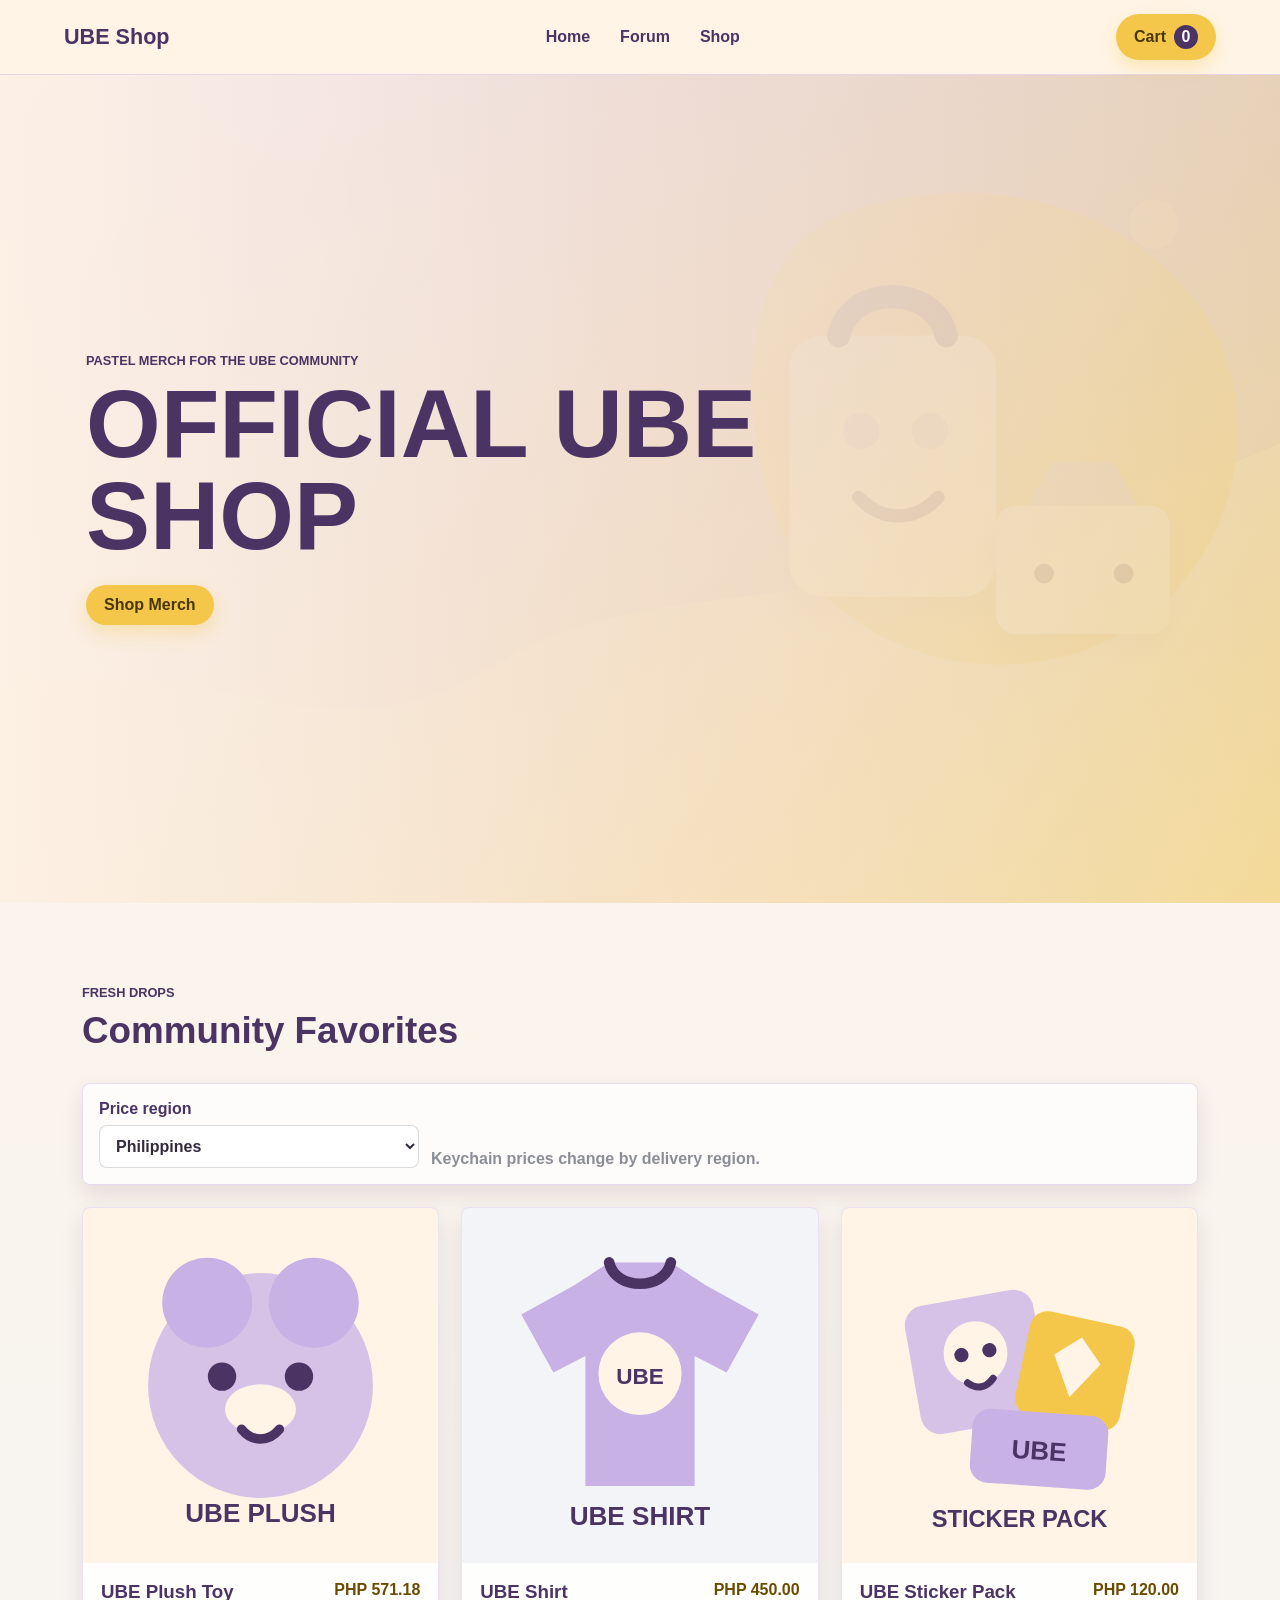
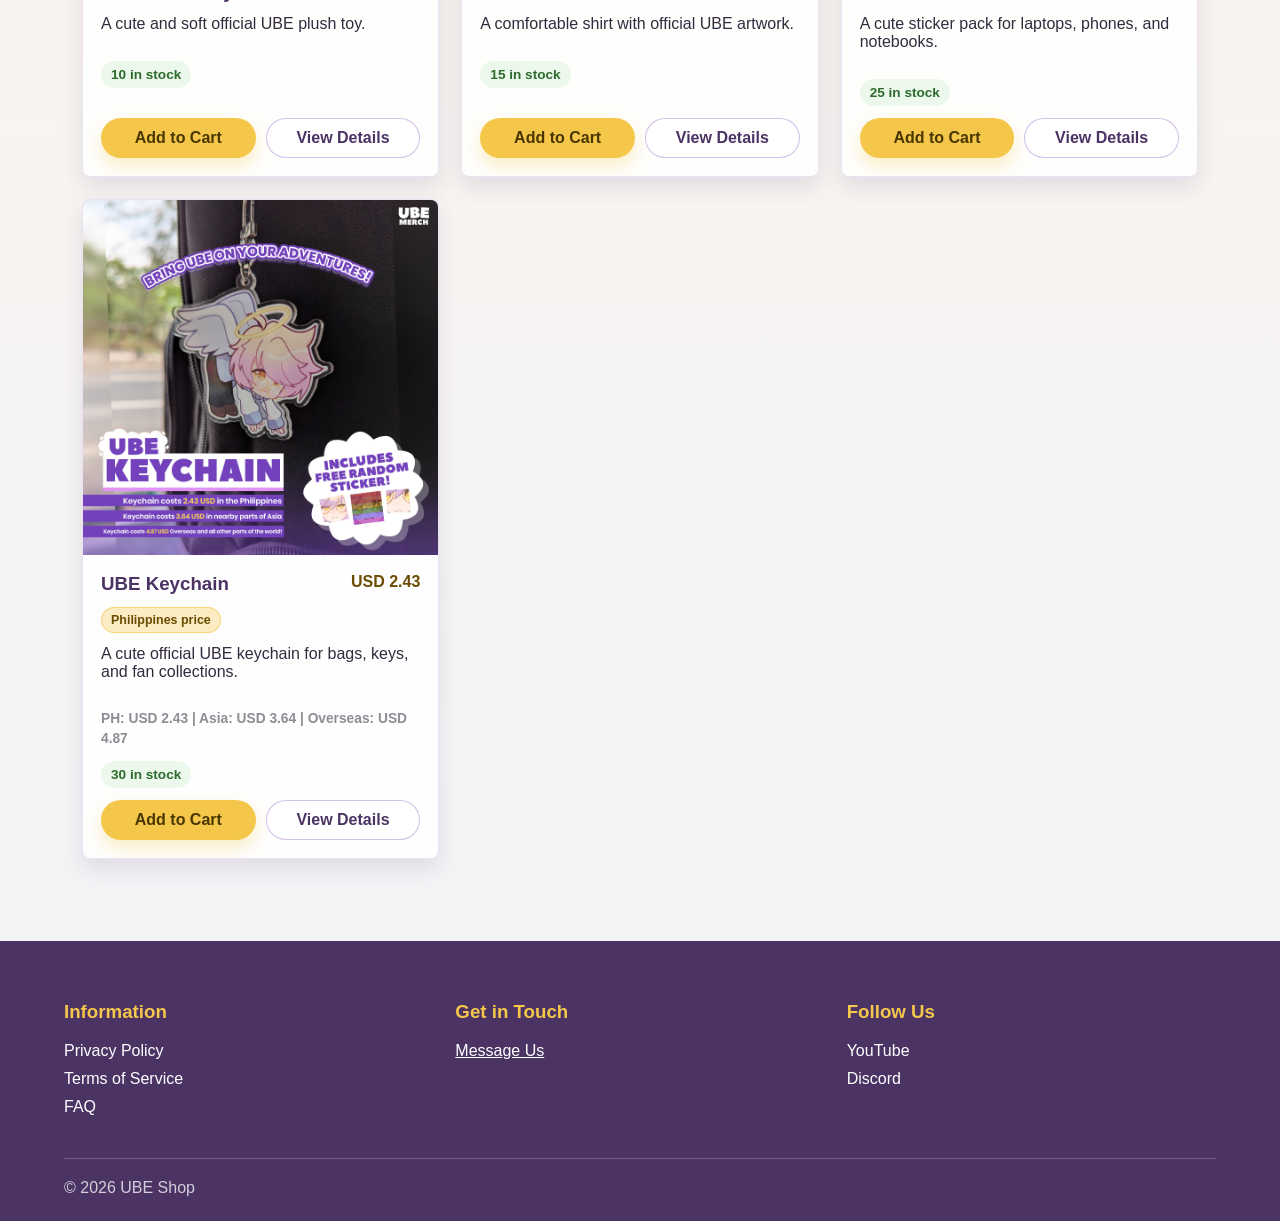
<file: index.html>
<!DOCTYPE html>
<html lang="en">
<head>
  <meta charset="UTF-8">
  <meta name="viewport" content="width=device-width, initial-scale=1.0">
  <title>UBE Shop | Official Merch</title>
  <link rel="stylesheet" href="style.css">
</head>
<body data-page="home">
  <header class="site-header">
    <a class="logo" href="index.html">UBE Shop</a>
    <nav class="main-nav" aria-label="Main navigation">
      <a href="index.html">Home</a>
      <a href="forum.html">Forum</a>
      <a href="#shop">Shop</a>
    </nav>
    <button class="cart-button" type="button" data-cart-open>
      Cart <span class="cart-count" data-cart-count>0</span>
    </button>
  </header>

  <main>
    <section class="hero-section">
      <div class="hero-art" aria-hidden="true"></div>
      <div class="hero-content">
        <p class="eyebrow">Pastel merch for the UBE community</p>
        <h1>OFFICIAL UBE SHOP</h1>
        <a class="primary-link" href="#shop">Shop Merch</a>
      </div>
    </section>

    <section class="section-block" id="shop">
      <div class="section-heading">
        <p class="eyebrow">Fresh Drops</p>
        <h2>Community Favorites</h2>
      </div>
      <div class="price-region-panel">
        <label>
          Price region
          <select data-price-region></select>
        </label>
        <p>Keychain prices change by delivery region.</p>
      </div>
      <div class="product-grid" data-product-list></div>
    </section>
  </main>

  <aside class="cart-drawer" data-cart-drawer aria-label="Shopping cart">
    <div class="cart-panel">
      <div class="cart-panel-header">
        <h2>Your Cart</h2>
        <button class="icon-button" type="button" data-cart-close aria-label="Close cart">x</button>
      </div>
      <div class="cart-items" data-cart-items></div>
      <div class="cart-summary">
        <label class="summary-region-label">
          Price region
          <select data-price-region></select>
        </label>
        <div class="summary-row">
          <span>Subtotal</span>
          <strong data-cart-subtotal>PHP 0.00</strong>
        </div>
        <a class="checkout-link" href="checkout.html">Checkout</a>
      </div>
      <div class="suggestions">
        <h3>YOU MIGHT ALSO LIKE</h3>
        <div data-cart-suggestions></div>
      </div>
    </div>
  </aside>

  <div class="modal-backdrop" data-product-modal hidden>
    <section class="product-modal" role="dialog" aria-modal="true" aria-labelledby="modal-product-name">
      <button class="icon-button modal-close" type="button" data-modal-close aria-label="Close details">x</button>
      <div data-modal-content></div>
    </section>
  </div>

  <footer class="site-footer">
    <div>
      <h3>Information</h3>
      <a href="#">Privacy Policy</a>
      <a href="#">Terms of Service</a>
      <a href="#">FAQ</a>
    </div>
    <div>
      <h3>Get in Touch</h3>
      <a class="underlined" href="mailto:your-email@example.com">Message Us</a>
    </div>
    <div>
      <h3>Follow Us</h3>
      <a href="https://www.youtube.com/" target="_blank" rel="noreferrer">YouTube</a>
      <a href="https://discord.com/" target="_blank" rel="noreferrer">Discord</a>
    </div>
    <p class="copyright">&copy; 2026 UBE Shop</p>
  </footer>

  <script src="script.js"></script>
</body>
</html>
</file>
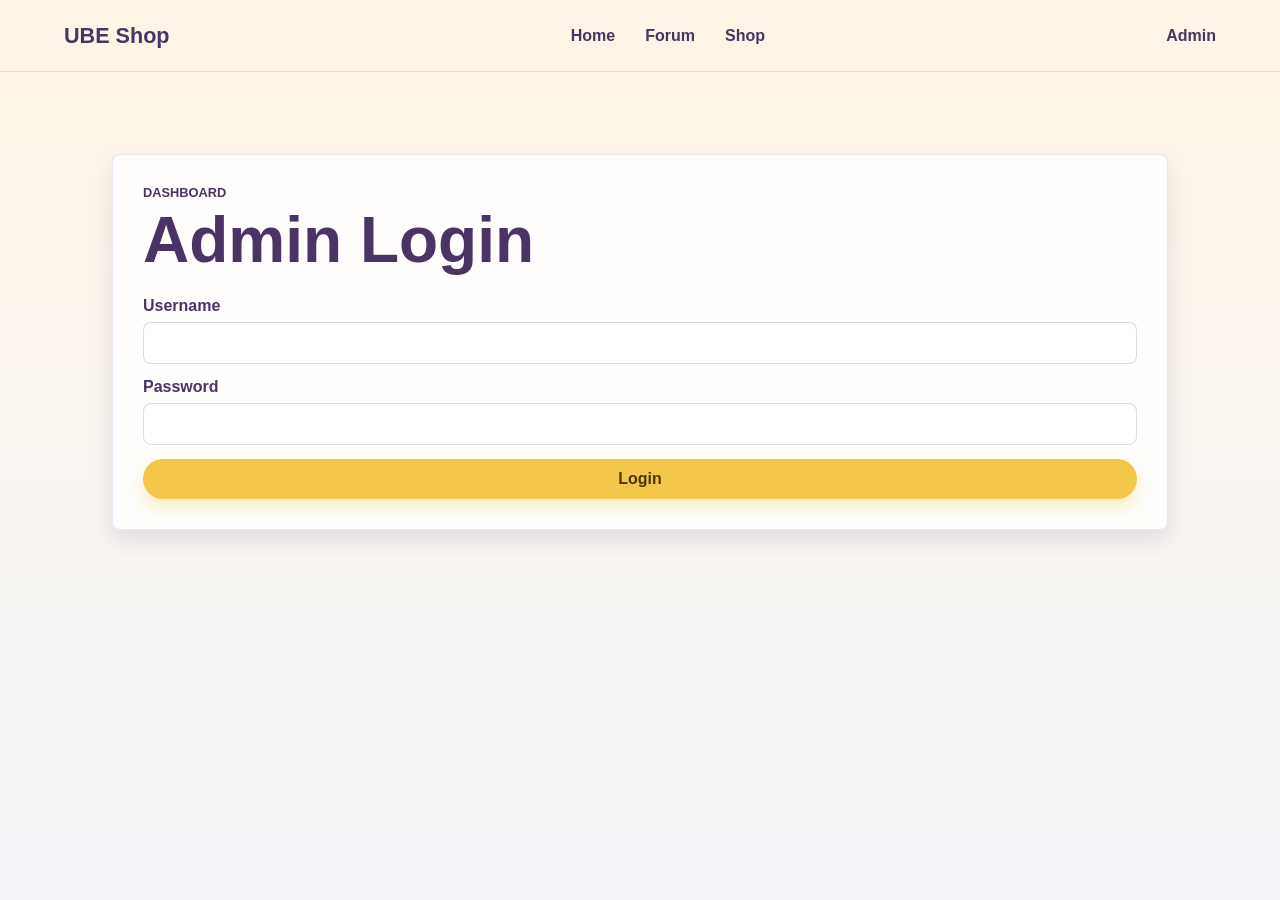
<file: admin.html>
<!DOCTYPE html>
<html lang="en">
<head>
  <meta charset="UTF-8">
  <meta name="viewport" content="width=device-width, initial-scale=1.0">
  <title>Admin | UBE Shop</title>
  <link rel="stylesheet" href="style.css">
</head>
<body data-page="admin">
  <header class="site-header">
    <a class="logo" href="index.html">UBE Shop</a>
    <nav class="main-nav" aria-label="Main navigation">
      <a href="index.html">Home</a>
      <a href="forum.html">Forum</a>
      <a href="index.html#shop">Shop</a>
    </nav>
    <a class="admin-link" href="admin.html">Admin</a>
  </header>

  <main class="page-shell admin-page">
    <section class="admin-login" data-admin-login-panel>
      <div class="section-heading compact-heading">
        <p class="eyebrow">Dashboard</p>
        <h1>Admin Login</h1>
      </div>
      <form data-admin-login-form>
        <label>
          Username
          <input type="text" name="username" autocomplete="username" required>
        </label>
        <label>
          Password
          <input type="password" name="password" autocomplete="current-password" required>
        </label>
        <button class="primary-button" type="submit">Login</button>
        <p class="notice warning" data-admin-login-message hidden></p>
      </form>
    </section>

    <section class="admin-dashboard" data-admin-dashboard hidden>
      <div class="forum-title-row">
        <div>
          <p class="eyebrow">Admin Dashboard</p>
          <h1>UBE Shop Control Room</h1>
        </div>
        <button class="secondary-button" type="button" data-admin-logout>Log out</button>
      </div>

      <div class="summary-cards" data-dashboard-summary></div>

      <section class="admin-section">
        <h2>Merchandise Management</h2>
        <form class="admin-form-grid" data-product-form>
          <input type="hidden" name="id">
          <label>
            Product name
            <input type="text" name="name" required>
          </label>
          <label>
            Product image URL or local path
            <input type="text" name="image" required>
          </label>
          <label>
            Price
            <input type="number" name="price" min="0" step="0.01" required>
          </label>
          <label>
            Currency
            <input type="text" name="currency" value="PHP" maxlength="3" required>
          </label>
          <label>
            Stock
            <input type="number" name="stock" min="0" step="1" required>
          </label>
          <label>
            Philippines price
            <input type="number" name="pricePhilippines" min="0" step="0.01">
          </label>
          <label>
            Nearby Asia price
            <input type="number" name="priceNearbyAsia" min="0" step="0.01">
          </label>
          <label>
            Overseas price
            <input type="number" name="priceOverseas" min="0" step="0.01">
          </label>
          <label class="wide-field">
            Description
            <textarea name="description" rows="3" required></textarea>
          </label>
          <p class="admin-help wide-field">Leave regional prices blank for normal fixed-price products. Fill all three for items like the UBE Keychain.</p>
          <div class="admin-form-actions">
            <button class="primary-button" type="submit">Save Merchandise</button>
            <button class="secondary-button" type="button" data-clear-product-form>Clear</button>
          </div>
        </form>
        <div class="admin-table-wrap">
          <table>
            <thead>
              <tr>
                <th>Product</th>
                <th>Price</th>
                <th>Stock</th>
                <th>Status</th>
                <th>Actions</th>
              </tr>
            </thead>
            <tbody data-admin-products></tbody>
          </table>
        </div>
      </section>

      <section class="admin-section">
        <div class="admin-section-heading">
          <h2>Order Management</h2>
          <input type="search" placeholder="Search name, email, or order ID" data-order-search>
        </div>
        <div class="admin-table-wrap">
          <table>
            <thead>
              <tr>
                <th>Order</th>
                <th>Customer</th>
                <th>Products</th>
                <th>Subtotal</th>
                <th>Status</th>
              </tr>
            </thead>
            <tbody data-admin-orders></tbody>
          </table>
        </div>
      </section>

      <section class="admin-section">
        <h2>Forum Management</h2>
        <div data-admin-forum-posts></div>
      </section>
    </section>
  </main>

  <script src="script.js"></script>
</body>
</html>
</file>
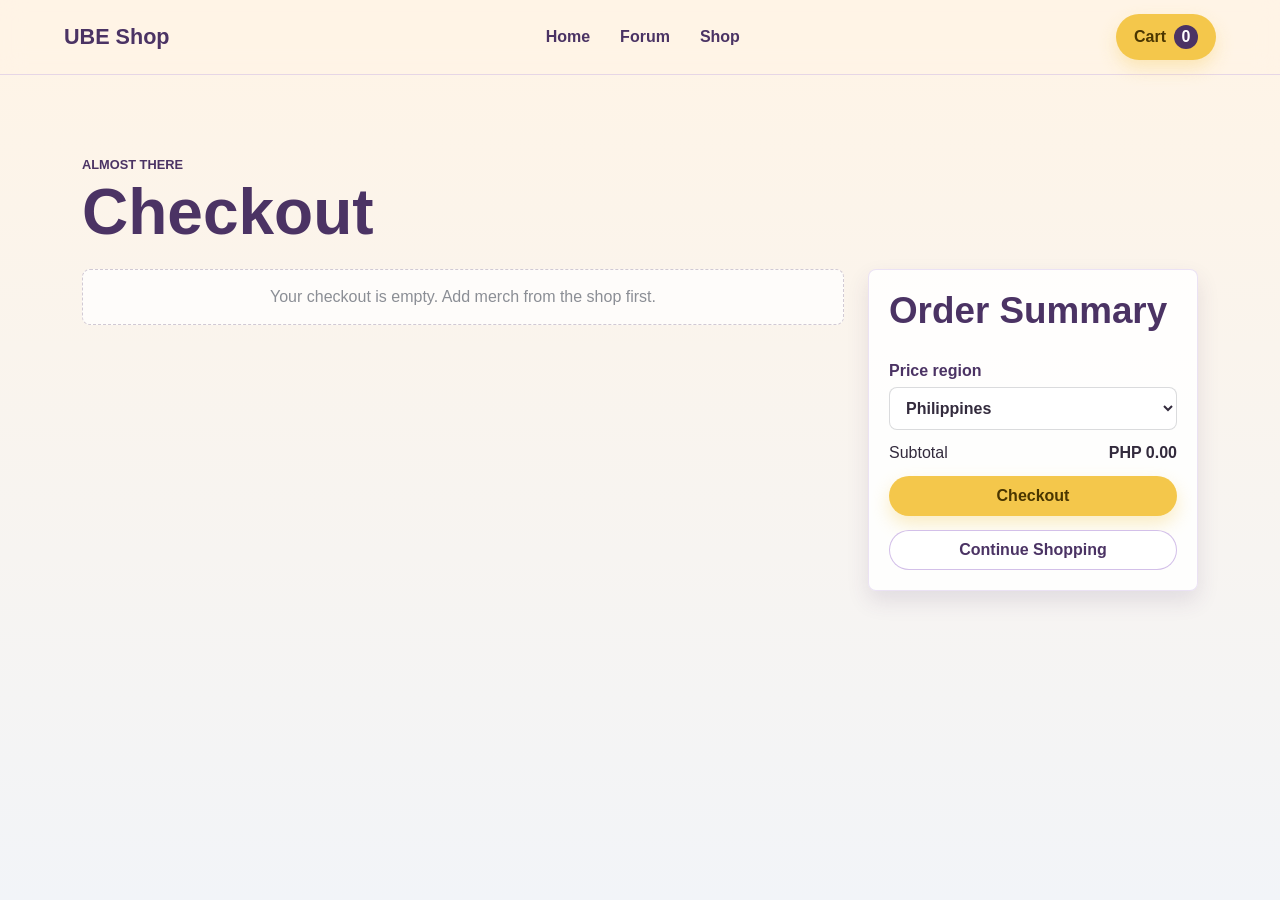
<file: checkout.html>
<!DOCTYPE html>
<html lang="en">
<head>
  <meta charset="UTF-8">
  <meta name="viewport" content="width=device-width, initial-scale=1.0">
  <title>Checkout | UBE Shop</title>
  <link rel="stylesheet" href="style.css">
</head>
<body data-page="checkout">
  <header class="site-header">
    <a class="logo" href="index.html">UBE Shop</a>
    <nav class="main-nav" aria-label="Main navigation">
      <a href="index.html">Home</a>
      <a href="forum.html">Forum</a>
      <a href="index.html#shop">Shop</a>
    </nav>
    <button class="cart-button" type="button" data-cart-open>
      Cart <span class="cart-count" data-cart-count>0</span>
    </button>
  </header>

  <main class="page-shell">
    <section class="section-heading compact-heading">
      <p class="eyebrow">Almost There</p>
      <h1>Checkout</h1>
    </section>

    <section class="checkout-layout">
      <div class="checkout-items" data-checkout-items></div>
      <aside class="checkout-summary">
        <h2>Order Summary</h2>
        <label class="summary-region-label">
          Price region
          <select data-price-region></select>
        </label>
        <div class="summary-row">
          <span>Subtotal</span>
          <strong data-checkout-subtotal>PHP 0.00</strong>
        </div>
        <button class="primary-button" type="button" data-show-order-form>Checkout</button>
        <a class="secondary-link" href="index.html#shop">Continue Shopping</a>
      </aside>
    </section>

    <section class="order-form-panel" data-order-panel hidden>
      <h2>Delivery Details</h2>
      <form data-order-form>
        <label>
          Full name
          <input type="text" name="name" required>
        </label>
        <label>
          Phone number
          <input type="tel" name="phone" required>
        </label>
        <label>
          Email address
          <input type="email" name="email" required>
        </label>
        <label>
          Delivery address
          <textarea name="address" rows="3" required></textarea>
        </label>
        <label>
          Delivery price region
          <select name="deliveryRegion" data-price-region></select>
        </label>
        <label>
          Optional message or notes
          <textarea name="notes" rows="3"></textarea>
        </label>
        <button class="primary-button" type="submit">Place Order</button>
      </form>
      <p class="notice success" data-order-message hidden></p>
    </section>
  </main>

  <aside class="cart-drawer" data-cart-drawer aria-label="Shopping cart">
    <div class="cart-panel">
      <div class="cart-panel-header">
        <h2>Your Cart</h2>
        <button class="icon-button" type="button" data-cart-close aria-label="Close cart">x</button>
      </div>
      <div class="cart-items" data-cart-items></div>
      <div class="cart-summary">
        <label class="summary-region-label">
          Price region
          <select data-price-region></select>
        </label>
        <div class="summary-row">
          <span>Subtotal</span>
          <strong data-cart-subtotal>PHP 0.00</strong>
        </div>
        <a class="checkout-link" href="checkout.html">Checkout</a>
      </div>
      <div class="suggestions">
        <h3>YOU MIGHT ALSO LIKE</h3>
        <div data-cart-suggestions></div>
      </div>
    </div>
  </aside>

  <script src="script.js"></script>
</body>
</html>
</file>
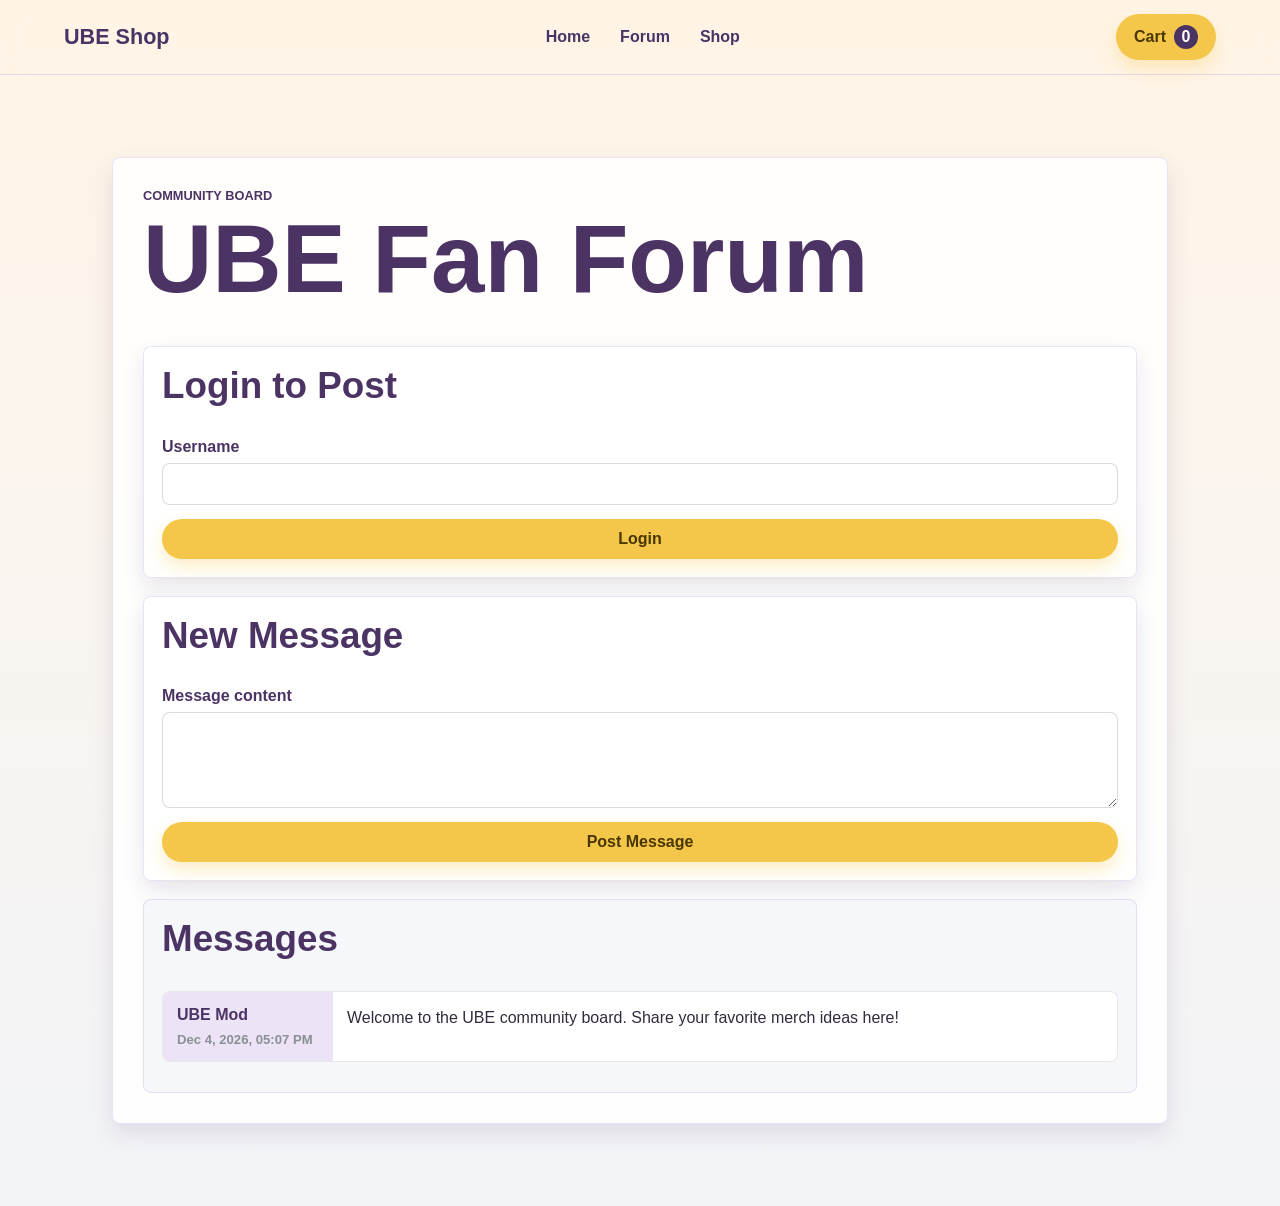
<file: forum.html>
<!DOCTYPE html>
<html lang="en">
<head>
  <meta charset="UTF-8">
  <meta name="viewport" content="width=device-width, initial-scale=1.0">
  <title>Forum | UBE Shop</title>
  <link rel="stylesheet" href="style.css">
</head>
<body data-page="forum">
  <header class="site-header">
    <a class="logo" href="index.html">UBE Shop</a>
    <nav class="main-nav" aria-label="Main navigation">
      <a href="index.html">Home</a>
      <a href="forum.html">Forum</a>
      <a href="index.html#shop">Shop</a>
    </nav>
    <button class="cart-button" type="button" data-cart-open>
      Cart <span class="cart-count" data-cart-count>0</span>
    </button>
  </header>

  <main class="page-shell forum-page">
    <section class="forum-board">
      <div class="forum-title-row">
        <div>
          <p class="eyebrow">Community Board</p>
          <h1>UBE Fan Forum</h1>
        </div>
        <button class="secondary-button" type="button" data-logout-button hidden>Log out</button>
      </div>

      <section class="login-panel" data-login-panel>
        <h2>Login to Post</h2>
        <form data-login-form>
          <label>
            Username
            <input type="text" name="username" required>
          </label>
          <button class="primary-button" type="submit">Login</button>
        </form>
      </section>

      <section class="message-form-panel">
        <h2>New Message</h2>
        <p class="notice" data-forum-login-notice hidden>Please log in to post a message.</p>
        <form data-post-form>
          <label>
            Message content
            <textarea name="message" rows="4" required></textarea>
          </label>
          <button class="primary-button" type="submit">Post Message</button>
        </form>
      </section>

      <section class="forum-messages">
        <h2>Messages</h2>
        <div data-forum-posts></div>
      </section>
    </section>
  </main>

  <aside class="cart-drawer" data-cart-drawer aria-label="Shopping cart">
    <div class="cart-panel">
      <div class="cart-panel-header">
        <h2>Your Cart</h2>
        <button class="icon-button" type="button" data-cart-close aria-label="Close cart">x</button>
      </div>
      <div class="cart-items" data-cart-items></div>
      <div class="cart-summary">
        <label class="summary-region-label">
          Price region
          <select data-price-region></select>
        </label>
        <div class="summary-row">
          <span>Subtotal</span>
          <strong data-cart-subtotal>PHP 0.00</strong>
        </div>
        <a class="checkout-link" href="checkout.html">Checkout</a>
      </div>
      <div class="suggestions">
        <h3>YOU MIGHT ALSO LIKE</h3>
        <div data-cart-suggestions></div>
      </div>
    </div>
  </aside>

  <script src="script.js"></script>
</body>
</html>
</file>
<file: style.css>
:root {
  --soft-lavender: #C8B1E4;
  --pastel-purple: #D6C2E6;
  --warm-cream: #FFF4E6;
  --gold: #F4C74B;
  --off-white: #F2F4F8;
  --steel: #8B8E95;
  --deep-purple: #4B3364;
  --ink: #332B3D;
  --white: #FFFFFF;
  --shadow: 0 16px 42px rgba(75, 51, 100, 0.16);
  --soft-shadow: 0 10px 22px rgba(75, 51, 100, 0.12);
}

* {
  box-sizing: border-box;
}

html {
  scroll-behavior: smooth;
}

body {
  margin: 0;
  font-family: Arial, Helvetica, sans-serif;
  color: var(--ink);
  background: linear-gradient(180deg, var(--warm-cream) 0%, var(--off-white) 100%);
  min-height: 100vh;
}

body.drawer-open {
  overflow: hidden;
}

a {
  color: inherit;
  text-decoration: none;
}

button,
input,
textarea,
select {
  font: inherit;
}

img {
  display: block;
  max-width: 100%;
}

[hidden] {
  display: none !important;
}

.site-header {
  align-items: center;
  background: rgba(255, 244, 230, 0.92);
  border-bottom: 1px solid rgba(200, 177, 228, 0.45);
  display: flex;
  gap: 18px;
  justify-content: space-between;
  min-height: 72px;
  padding: 14px clamp(16px, 5vw, 72px);
  position: sticky;
  top: 0;
  z-index: 20;
  backdrop-filter: blur(12px);
}

.logo {
  color: var(--deep-purple);
  font-size: 1.35rem;
  font-weight: 800;
  white-space: nowrap;
}

.main-nav {
  align-items: center;
  display: flex;
  gap: clamp(12px, 3vw, 30px);
  justify-content: center;
}

.main-nav a,
.admin-link {
  color: var(--deep-purple);
  font-weight: 700;
}

.main-nav a:hover,
.admin-link:hover,
.site-footer a:hover {
  color: #6F4E93;
}

.cart-button,
.primary-button,
.secondary-button,
.checkout-link,
.primary-link,
.secondary-link,
.mini-button,
.danger-button,
.icon-button {
  border: 0;
  cursor: pointer;
  font-weight: 800;
  transition: transform 160ms ease, box-shadow 160ms ease, background 160ms ease;
}

.cart-button,
.primary-button,
.checkout-link,
.primary-link {
  background: var(--gold);
  border-radius: 999px;
  box-shadow: 0 8px 18px rgba(244, 199, 75, 0.32);
  color: #4A3600;
  display: inline-flex;
  justify-content: center;
  padding: 11px 18px;
}

.cart-button {
  align-items: center;
  gap: 8px;
}

.cart-count {
  align-items: center;
  background: var(--deep-purple);
  border-radius: 999px;
  color: var(--white);
  display: inline-flex;
  height: 24px;
  justify-content: center;
  min-width: 24px;
  padding: 0 7px;
}

.secondary-button,
.secondary-link,
.mini-button {
  background: var(--white);
  border: 1px solid rgba(200, 177, 228, 0.8);
  border-radius: 999px;
  color: var(--deep-purple);
  display: inline-flex;
  justify-content: center;
  padding: 10px 16px;
}

.danger-button {
  background: #FFE5E5;
  border-radius: 999px;
  color: #8C1D1D;
  padding: 9px 14px;
}

.icon-button {
  align-items: center;
  background: var(--pastel-purple);
  border-radius: 50%;
  color: var(--deep-purple);
  display: inline-flex;
  height: 36px;
  justify-content: center;
  width: 36px;
}

button:hover,
.checkout-link:hover,
.primary-link:hover,
.secondary-link:hover {
  transform: translateY(-1px);
}

button:disabled {
  cursor: not-allowed;
  opacity: 0.55;
  transform: none;
}

.hero-section {
  align-items: center;
  display: grid;
  grid-template-columns: minmax(0, 1fr);
  min-height: calc(100vh - 72px);
  overflow: hidden;
  padding: clamp(32px, 7vw, 86px);
  position: relative;
}

.hero-section::after {
  background: linear-gradient(90deg, rgba(255, 244, 230, 0.94), rgba(255, 244, 230, 0.6), rgba(242, 244, 248, 0.34));
  content: "";
  inset: 0;
  position: absolute;
}

.hero-art {
  background:
    linear-gradient(135deg, rgba(200, 177, 228, 0.92), rgba(244, 199, 75, 0.82)),
    url("assets/images/design/ube-hero.svg");
  background-position: center;
  background-size: cover;
  inset: 0;
  position: absolute;
}

.hero-content {
  max-width: 760px;
  position: relative;
  z-index: 1;
}

.eyebrow {
  color: var(--deep-purple);
  font-size: 0.8rem;
  font-weight: 900;
  letter-spacing: 0;
  margin: 0 0 10px;
  text-transform: uppercase;
}

h1,
h2,
h3,
p {
  margin-top: 0;
}

h1 {
  color: var(--deep-purple);
  font-size: clamp(2.4rem, 9vw, 6rem);
  line-height: 0.95;
  margin-bottom: 24px;
}

h2 {
  color: var(--deep-purple);
  font-size: clamp(1.5rem, 4vw, 2.3rem);
}

.section-block,
.page-shell {
  margin: 0 auto;
  max-width: 1180px;
  padding: clamp(42px, 7vw, 82px) clamp(16px, 4vw, 32px);
}

.section-heading {
  margin-bottom: 26px;
}

.price-region-panel {
  align-items: end;
  background: rgba(255, 255, 255, 0.74);
  border: 1px solid rgba(200, 177, 228, 0.45);
  border-radius: 8px;
  box-shadow: var(--soft-shadow);
  display: grid;
  gap: 12px;
  grid-template-columns: minmax(220px, 320px) 1fr;
  margin-bottom: 22px;
  padding: 16px;
}

.price-region-panel p {
  color: var(--steel);
  font-weight: 700;
  margin: 0;
}

.compact-heading h1 {
  font-size: clamp(2rem, 7vw, 4rem);
}

.product-grid {
  display: grid;
  gap: 22px;
  grid-template-columns: repeat(3, minmax(0, 1fr));
}

.product-card,
.checkout-card,
.order-form-panel,
.checkout-summary,
.login-panel,
.message-form-panel,
.forum-board,
.admin-login,
.admin-section {
  background: rgba(255, 255, 255, 0.86);
  border: 1px solid rgba(200, 177, 228, 0.36);
  border-radius: 8px;
  box-shadow: var(--soft-shadow);
}

.product-card {
  display: flex;
  flex-direction: column;
  overflow: hidden;
}

.product-card img {
  aspect-ratio: 1 / 1;
  background: var(--pastel-purple);
  object-fit: cover;
  width: 100%;
}

.product-card-body {
  display: flex;
  flex: 1;
  flex-direction: column;
  gap: 12px;
  padding: 18px;
}

.product-title-row {
  align-items: flex-start;
  display: flex;
  gap: 12px;
  justify-content: space-between;
}

.product-card h3,
.product-modal h2 {
  color: var(--deep-purple);
  margin-bottom: 0;
}

.product-card p,
.cart-item h3,
.suggestion-item h4,
.checkout-card h3,
.forum-post-content,
td {
  overflow-wrap: anywhere;
}

.price {
  color: #6B4B00;
  font-weight: 900;
  white-space: nowrap;
}

.price-note {
  color: var(--steel);
  font-size: 0.86rem;
  font-weight: 800;
  line-height: 1.45;
  margin: 0;
}

.region-badge {
  align-self: flex-start;
  background: rgba(244, 199, 75, 0.32);
  border: 1px solid rgba(244, 199, 75, 0.64);
  border-radius: 999px;
  color: #6B4B00;
  display: inline-flex;
  font-size: 0.78rem;
  font-weight: 900;
  padding: 5px 9px;
}

.stock-pill {
  align-self: flex-start;
  background: #EDF8EC;
  border-radius: 999px;
  color: #2C6B2D;
  font-size: 0.85rem;
  font-weight: 800;
  padding: 6px 10px;
}

.stock-pill.sold-out {
  background: #F9DADB;
  color: #8C1D1D;
}

.product-actions {
  display: grid;
  gap: 10px;
  grid-template-columns: 1fr 1fr;
  margin-top: auto;
}

.cart-drawer {
  background: rgba(51, 43, 61, 0.38);
  inset: 0;
  opacity: 0;
  pointer-events: none;
  position: fixed;
  transition: opacity 220ms ease;
  z-index: 40;
}

.cart-drawer.open {
  opacity: 1;
  pointer-events: auto;
}

.cart-panel {
  background: var(--warm-cream);
  box-shadow: var(--shadow);
  display: flex;
  flex-direction: column;
  height: 100%;
  margin-left: auto;
  max-width: 440px;
  overflow: auto;
  padding: 22px;
  transform: translateX(100%);
  transition: transform 260ms ease;
  width: min(92vw, 440px);
}

.cart-drawer.open .cart-panel {
  transform: translateX(0);
}

.cart-panel-header,
.summary-row,
.forum-title-row,
.admin-section-heading {
  align-items: center;
  display: flex;
  gap: 16px;
  justify-content: space-between;
}

.cart-items,
.checkout-items {
  display: grid;
  gap: 14px;
}

.empty-state {
  background: rgba(255, 255, 255, 0.72);
  border: 1px dashed rgba(75, 51, 100, 0.25);
  border-radius: 8px;
  color: var(--steel);
  padding: 18px;
  text-align: center;
}

.cart-item,
.suggestion-item {
  align-items: center;
  background: var(--white);
  border: 1px solid rgba(200, 177, 228, 0.42);
  border-radius: 8px;
  display: grid;
  gap: 12px;
}

.cart-item {
  grid-template-columns: 70px 1fr;
  padding: 12px;
}

.cart-item img,
.suggestion-item img,
.checkout-card img {
  aspect-ratio: 1 / 1;
  border-radius: 8px;
  object-fit: cover;
}

.cart-item h3,
.suggestion-item h4,
.checkout-card h3 {
  color: var(--deep-purple);
  font-size: 1rem;
  margin-bottom: 4px;
}

.quantity-control {
  align-items: center;
  display: inline-grid;
  gap: 8px;
  grid-template-columns: 32px 32px 32px;
}

.quantity-control button {
  background: var(--pastel-purple);
  border: 0;
  border-radius: 50%;
  color: var(--deep-purple);
  cursor: pointer;
  font-weight: 900;
  height: 32px;
  width: 32px;
}

.quantity-control span {
  font-weight: 900;
  text-align: center;
}

.cart-line-actions {
  align-items: center;
  display: flex;
  flex-wrap: wrap;
  gap: 10px;
  justify-content: space-between;
  margin-top: 10px;
}

.remove-button {
  background: transparent;
  border: 0;
  color: #8C1D1D;
  cursor: pointer;
  font-weight: 800;
  padding: 0;
}

.cart-summary,
.suggestions {
  border-top: 1px solid rgba(200, 177, 228, 0.5);
  margin-top: 18px;
  padding-top: 18px;
}

.summary-region-label {
  margin-bottom: 14px;
}

.checkout-link {
  margin-top: 14px;
  width: 100%;
}

.suggestions h3 {
  font-size: 0.92rem;
}

.suggestion-item {
  grid-template-columns: 54px 1fr auto;
  margin-bottom: 10px;
  padding: 10px;
}

.suggestion-item .mini-button {
  padding: 8px 12px;
}

.modal-backdrop {
  align-items: center;
  background: rgba(51, 43, 61, 0.38);
  display: flex;
  inset: 0;
  justify-content: center;
  padding: 18px;
  position: fixed;
  z-index: 50;
}

.product-modal {
  background: var(--warm-cream);
  border-radius: 8px;
  box-shadow: var(--shadow);
  max-height: 92vh;
  max-width: 820px;
  overflow: auto;
  padding: 22px;
  position: relative;
  width: min(100%, 820px);
}

.modal-close {
  position: absolute;
  right: 16px;
  top: 16px;
}

.modal-product-layout {
  display: grid;
  gap: 22px;
  grid-template-columns: minmax(220px, 340px) 1fr;
}

.modal-product-layout img {
  aspect-ratio: 1 / 1;
  border-radius: 8px;
  object-fit: cover;
}

.modal-actions {
  align-items: center;
  display: flex;
  flex-wrap: wrap;
  gap: 14px;
  margin-top: 18px;
}

.checkout-layout {
  align-items: start;
  display: grid;
  gap: 24px;
  grid-template-columns: minmax(0, 1fr) 330px;
}

.checkout-card {
  align-items: center;
  display: grid;
  gap: 16px;
  grid-template-columns: 96px minmax(0, 1fr) auto;
  padding: 14px;
}

.checkout-summary {
  padding: 20px;
  position: sticky;
  top: 92px;
}

.checkout-summary .primary-button,
.checkout-summary .secondary-link,
.order-form-panel .primary-button {
  margin-top: 14px;
  width: 100%;
}

.order-form-panel {
  margin-top: 26px;
  padding: 22px;
}

form {
  display: grid;
  gap: 14px;
}

label {
  color: var(--deep-purple);
  display: grid;
  font-weight: 800;
  gap: 7px;
}

input,
textarea,
select {
  background: var(--white);
  border: 1px solid rgba(139, 142, 149, 0.32);
  border-radius: 8px;
  color: var(--ink);
  padding: 11px 12px;
  width: 100%;
}

textarea {
  resize: vertical;
}

.notice {
  background: rgba(214, 194, 230, 0.36);
  border-radius: 8px;
  color: var(--deep-purple);
  margin: 0 0 14px;
  padding: 12px;
}

.notice.success {
  background: #EDF8EC;
  color: #2C6B2D;
}

.notice.warning {
  background: #FFF0CC;
  color: #775900;
}

.forum-page,
.admin-page {
  max-width: 1120px;
}

.forum-board,
.admin-login {
  padding: clamp(18px, 4vw, 30px);
}

.login-panel,
.message-form-panel,
.forum-messages {
  margin-top: 18px;
  padding: 18px;
}

.forum-messages {
  border: 1px solid rgba(200, 177, 228, 0.36);
  border-radius: 8px;
  background: rgba(242, 244, 248, 0.7);
}

.forum-post {
  background: var(--white);
  border: 1px solid rgba(139, 142, 149, 0.2);
  border-radius: 8px;
  display: grid;
  grid-template-columns: 170px 1fr;
  margin-bottom: 12px;
  overflow: hidden;
}

.forum-post-meta {
  background: rgba(200, 177, 228, 0.35);
  color: var(--deep-purple);
  font-weight: 800;
  padding: 14px;
}

.forum-post-meta span {
  color: var(--steel);
  display: block;
  font-size: 0.82rem;
  font-weight: 700;
  margin-top: 8px;
}

.forum-post-content {
  line-height: 1.5;
  padding: 14px;
  white-space: pre-wrap;
}

.site-footer {
  background: var(--deep-purple);
  color: var(--white);
  display: grid;
  gap: 22px;
  grid-template-columns: repeat(3, minmax(0, 1fr));
  padding: clamp(32px, 6vw, 60px) clamp(16px, 5vw, 72px) 24px;
}

.site-footer h3 {
  color: var(--gold);
}

.site-footer a {
  color: var(--white);
  display: block;
  margin-bottom: 10px;
}

.underlined {
  text-decoration: underline;
}

.copyright {
  border-top: 1px solid rgba(255, 255, 255, 0.22);
  color: rgba(255, 255, 255, 0.76);
  grid-column: 1 / -1;
  margin: 10px 0 0;
  padding-top: 20px;
}

.summary-cards {
  display: grid;
  gap: 14px;
  grid-template-columns: repeat(6, minmax(120px, 1fr));
  margin: 22px 0;
}

.summary-card {
  background: var(--white);
  border: 1px solid rgba(200, 177, 228, 0.48);
  border-radius: 8px;
  box-shadow: var(--soft-shadow);
  padding: 16px;
}

.summary-card span {
  color: var(--steel);
  display: block;
  font-size: 0.85rem;
  font-weight: 800;
}

.summary-card strong {
  color: var(--deep-purple);
  display: block;
  font-size: 1.45rem;
  margin-top: 8px;
}

.admin-section {
  margin-top: 22px;
  padding: 18px;
}

.admin-form-grid {
  display: grid;
  gap: 14px;
  grid-template-columns: repeat(4, minmax(0, 1fr));
}

.wide-field,
.admin-form-actions {
  grid-column: 1 / -1;
}

.admin-form-actions {
  display: flex;
  flex-wrap: wrap;
  gap: 10px;
}

.admin-help {
  color: var(--steel);
  font-size: 0.9rem;
  font-weight: 700;
  margin: -4px 0 0;
}

.admin-table-wrap {
  margin-top: 18px;
  overflow-x: auto;
}

table {
  border-collapse: collapse;
  min-width: 760px;
  width: 100%;
}

th,
td {
  border-bottom: 1px solid rgba(200, 177, 228, 0.4);
  padding: 12px;
  text-align: left;
  vertical-align: top;
}

th {
  background: rgba(214, 194, 230, 0.48);
  color: var(--deep-purple);
}

td img {
  border-radius: 8px;
  height: 54px;
  object-fit: cover;
  width: 54px;
}

.table-product {
  align-items: center;
  display: flex;
  gap: 10px;
}

.table-actions {
  display: flex;
  flex-wrap: wrap;
  gap: 8px;
}

.table-actions button,
.table-actions select {
  min-width: 86px;
}

.admin-forum-item {
  align-items: start;
  background: var(--white);
  border: 1px solid rgba(200, 177, 228, 0.45);
  border-radius: 8px;
  display: grid;
  gap: 12px;
  grid-template-columns: 1fr auto;
  margin-bottom: 12px;
  padding: 14px;
}

.admin-forum-item strong {
  color: var(--deep-purple);
}

@media (max-width: 920px) {
  .product-grid,
  .checkout-layout,
  .modal-product-layout {
    grid-template-columns: 1fr;
  }

  .checkout-summary {
    position: static;
  }

  .summary-cards {
    grid-template-columns: repeat(2, minmax(0, 1fr));
  }

  .price-region-panel {
    grid-template-columns: 1fr;
  }

  .admin-form-grid {
    grid-template-columns: repeat(2, minmax(0, 1fr));
  }
}

@media (max-width: 680px) {
  .site-header {
    align-items: stretch;
    flex-wrap: wrap;
    gap: 12px;
    padding: 12px 14px;
  }

  .main-nav {
    flex: 1;
    justify-content: space-between;
    order: 3;
    width: 100%;
  }

  .main-nav a {
    background: rgba(214, 194, 230, 0.46);
    border-radius: 999px;
    flex: 1;
    padding: 9px 10px;
    text-align: center;
  }

  .cart-button,
  .admin-link {
    margin-left: auto;
  }

  .hero-section {
    min-height: 70vh;
    padding: 32px 18px;
  }

  h1 {
    font-size: clamp(2.15rem, 14vw, 3.7rem);
  }

  .section-block,
  .page-shell {
    padding-left: 14px;
    padding-right: 14px;
  }

  .product-actions,
  .checkout-card,
  .forum-post,
  .admin-section-heading,
  .forum-title-row,
  .admin-forum-item {
    grid-template-columns: 1fr;
  }

  .forum-title-row,
  .admin-section-heading {
    align-items: flex-start;
  }

  .summary-cards,
  .admin-form-grid,
  .site-footer {
    grid-template-columns: 1fr;
  }

  .product-title-row {
    display: grid;
    grid-template-columns: 1fr;
  }

  .price {
    white-space: normal;
  }

  .cart-item {
    grid-template-columns: 62px 1fr;
  }

  .suggestion-item {
    grid-template-columns: 52px 1fr;
  }

  .suggestion-item .mini-button {
    grid-column: 1 / -1;
  }

  .cart-panel {
    max-width: none;
    padding: 16px;
    width: 100vw;
  }

  .product-modal {
    max-height: 90vh;
    padding: 18px;
  }

  .modal-close {
    right: 10px;
    top: 10px;
  }

  .checkout-card img {
    width: 96px;
  }
}

@media (max-width: 420px) {
  .logo {
    font-size: 1.15rem;
  }

  .cart-button {
    padding: 10px 12px;
  }

  .main-nav {
    gap: 8px;
  }

  .main-nav a {
    font-size: 0.9rem;
    padding: 8px 6px;
  }

  .product-card-body,
  .admin-section,
  .forum-board,
  .order-form-panel,
  .checkout-summary {
    padding: 14px;
  }
}
</file>
